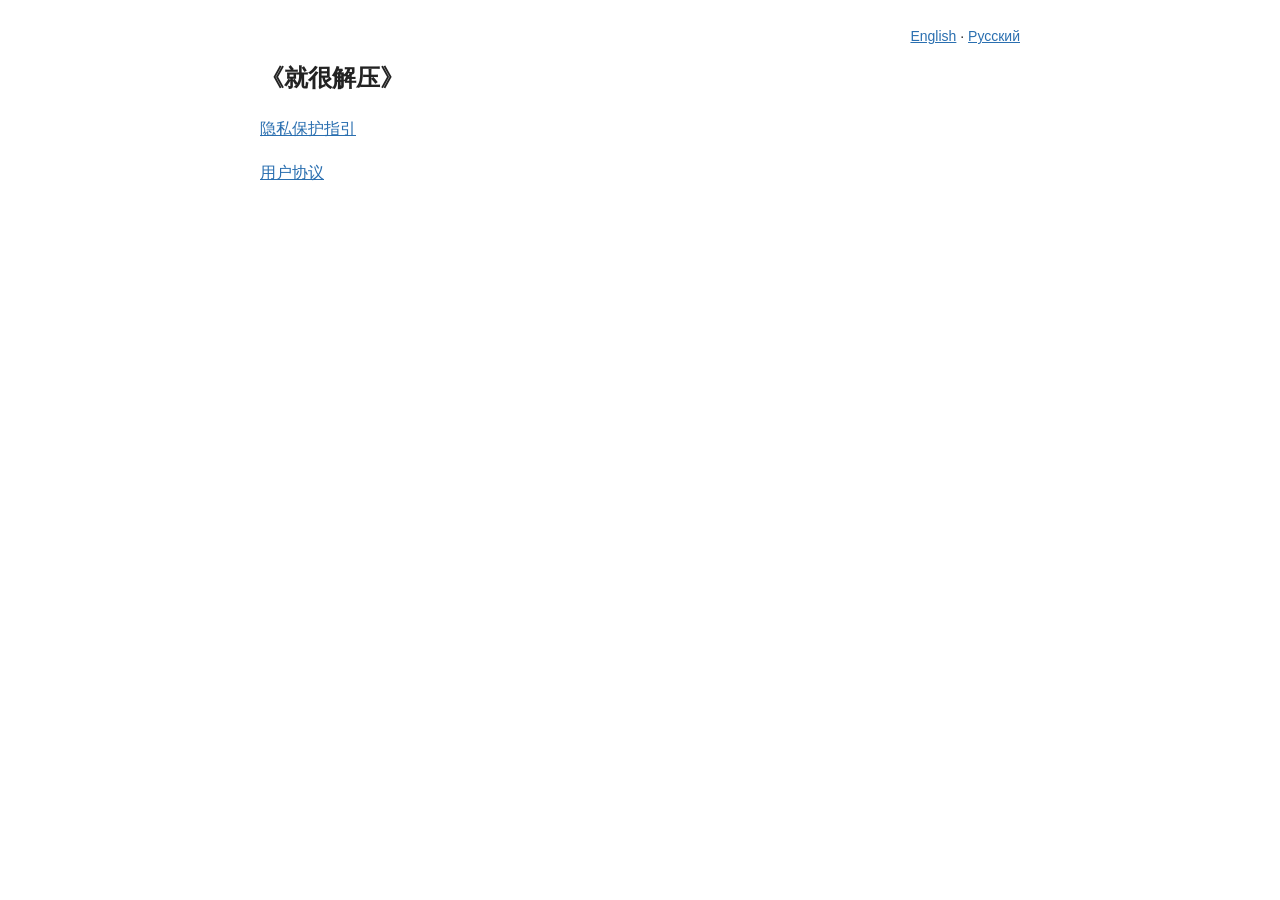
<file: index.html>
<!doctype html><html lang="zh-CN"><head><meta charset="utf-8"><meta name="viewport" content="width=device-width,initial-scale=1"><title>《就很解压》协议</title><link rel="stylesheet" href="style.css"></head><body><p class="lang"><a href="index_en.html">English</a> · <a href="index_ru.html">Русский</a></p><h1>《就很解压》</h1><p><a href="privacy.html">隐私保护指引</a></p><p><a href="terms.html">用户协议</a></p></body></html>
</file>
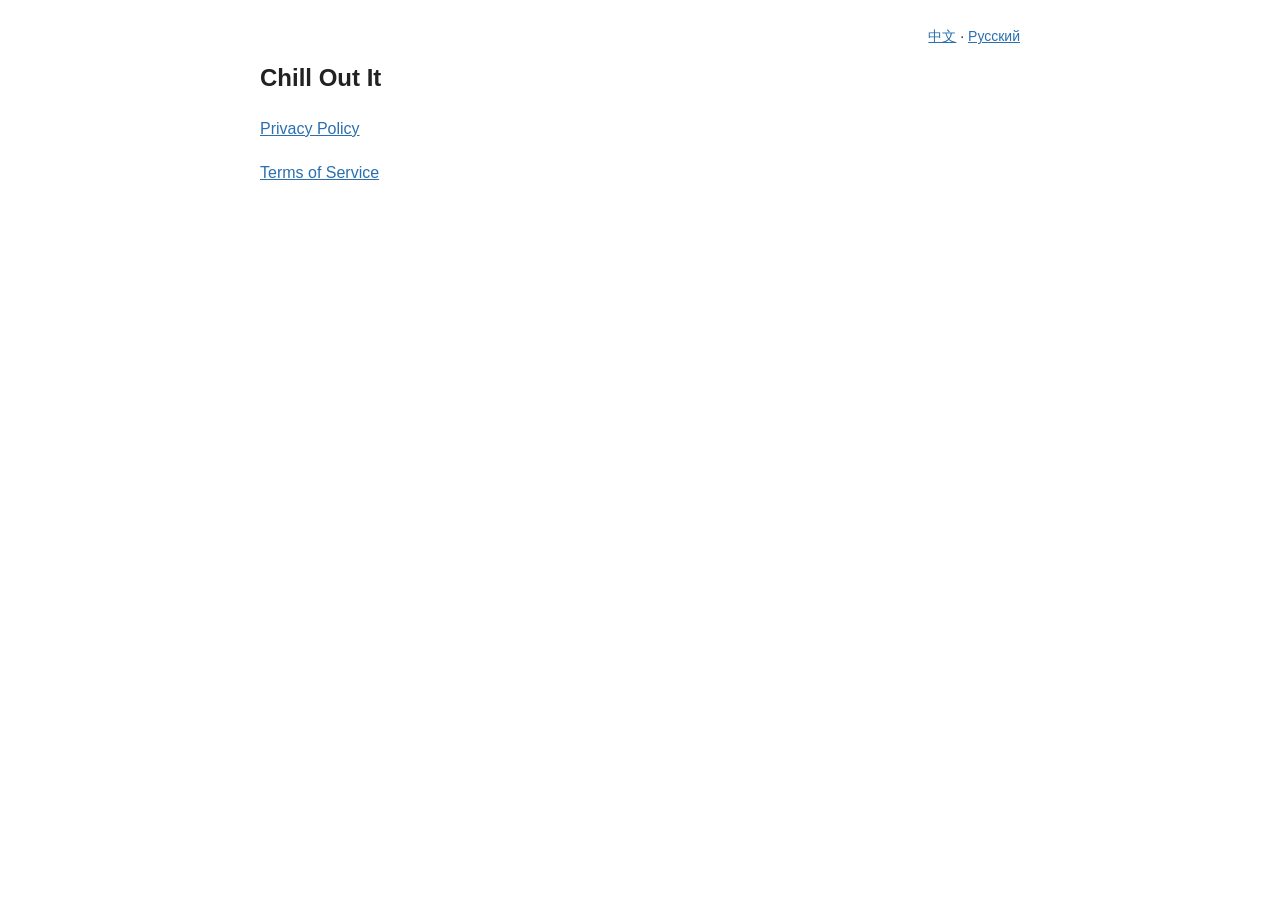
<file: index_en.html>
<!doctype html><html lang="en"><head><meta charset="utf-8"><meta name="viewport" content="width=device-width,initial-scale=1"><title>Chill Out It – Legal</title><link rel="stylesheet" href="style.css"></head><body><p class="lang"><a href="index.html">中文</a> · <a href="index_ru.html">Русский</a></p><h1>Chill Out It</h1><p><a href="privacy_en.html">Privacy Policy</a></p><p><a href="terms_en.html">Terms of Service</a></p></body></html>
</file>
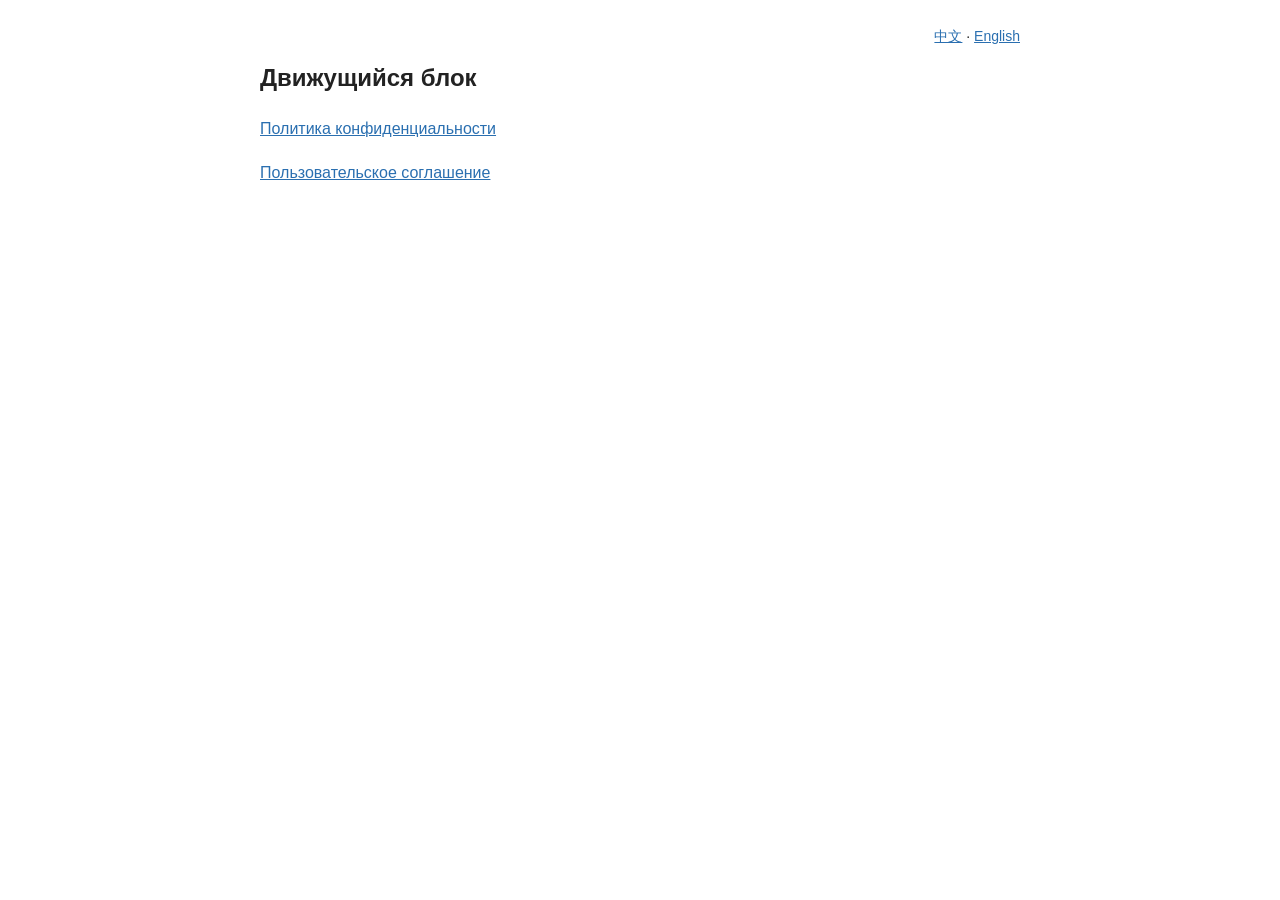
<file: index_ru.html>
<!doctype html><html lang="ru"><head><meta charset="utf-8"><meta name="viewport" content="width=device-width,initial-scale=1"><title>Движущийся блок – Правовая информация</title><link rel="stylesheet" href="style.css"></head><body><p class="lang"><a href="index.html">中文</a> · <a href="index_en.html">English</a></p><h1>Движущийся блок</h1><p><a href="privacy_ru.html">Политика конфиденциальности</a></p><p><a href="terms_ru.html">Пользовательское соглашение</a></p></body></html>
</file>
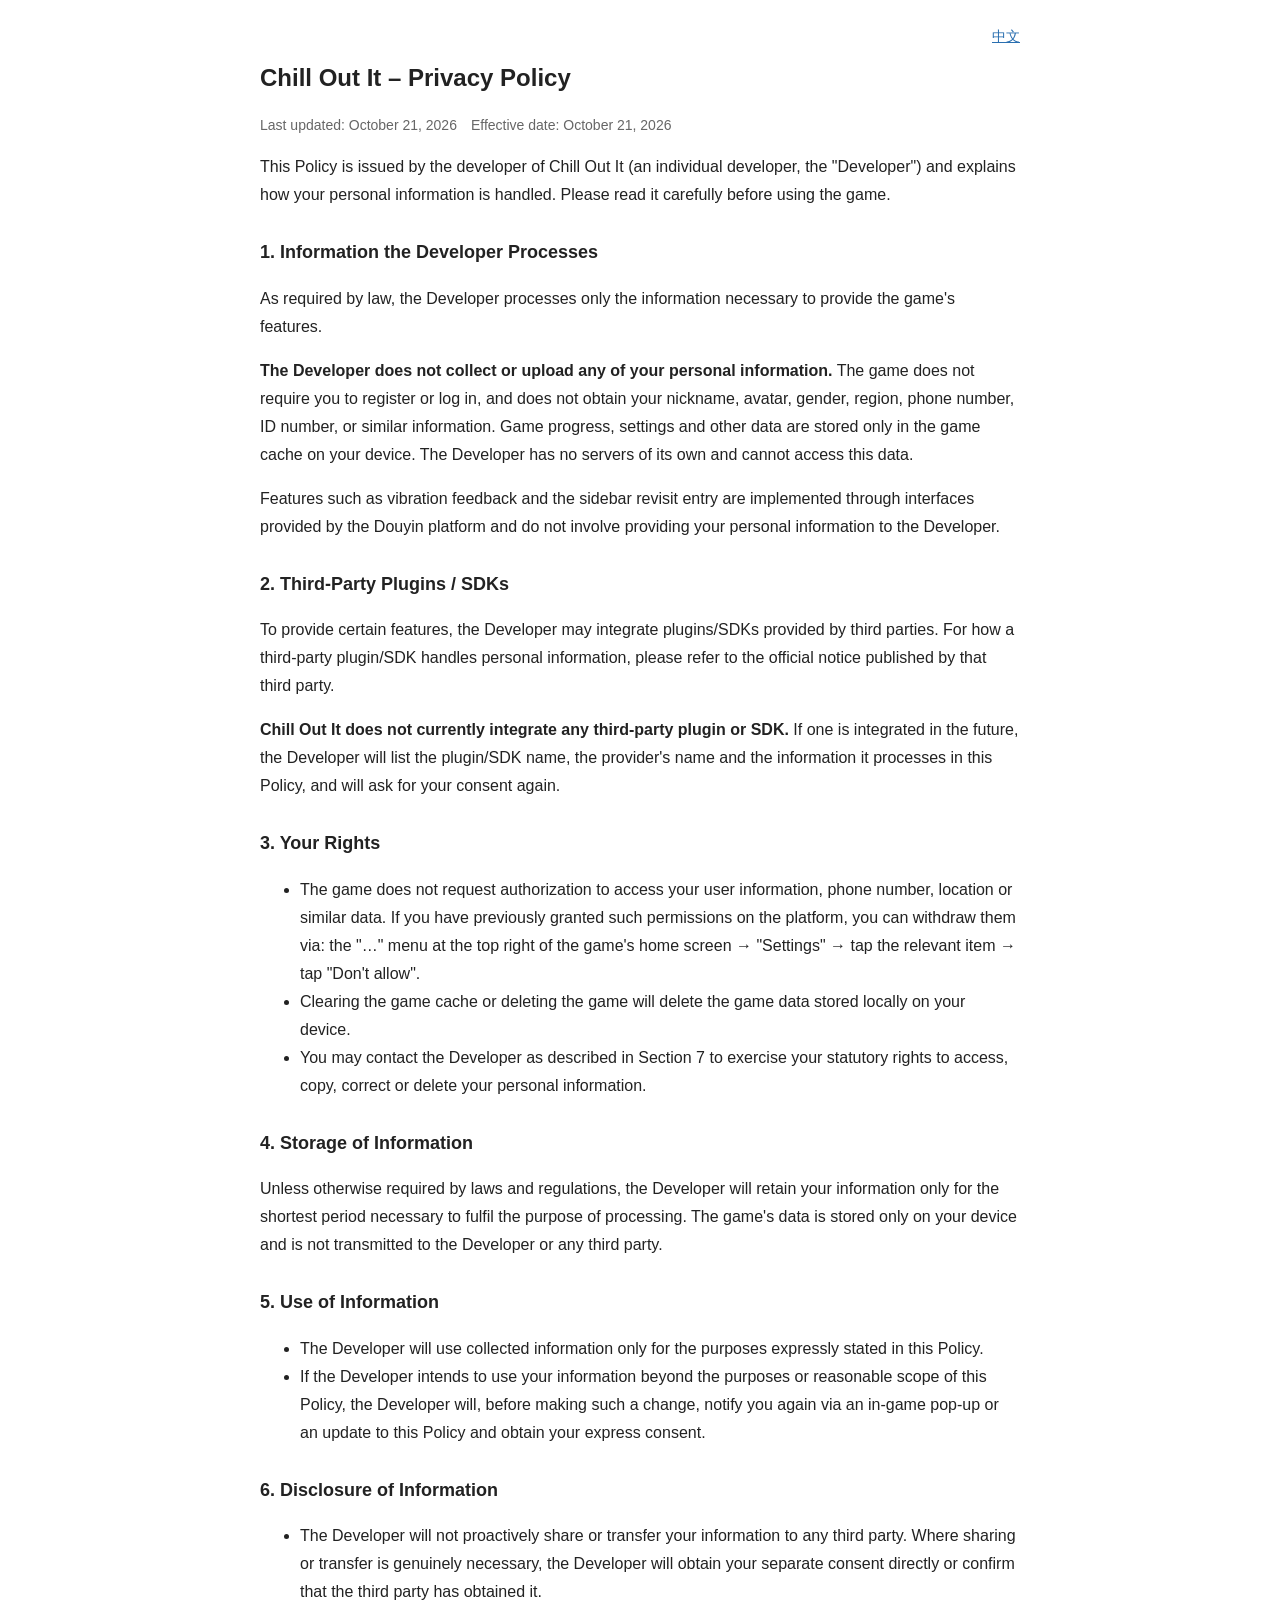
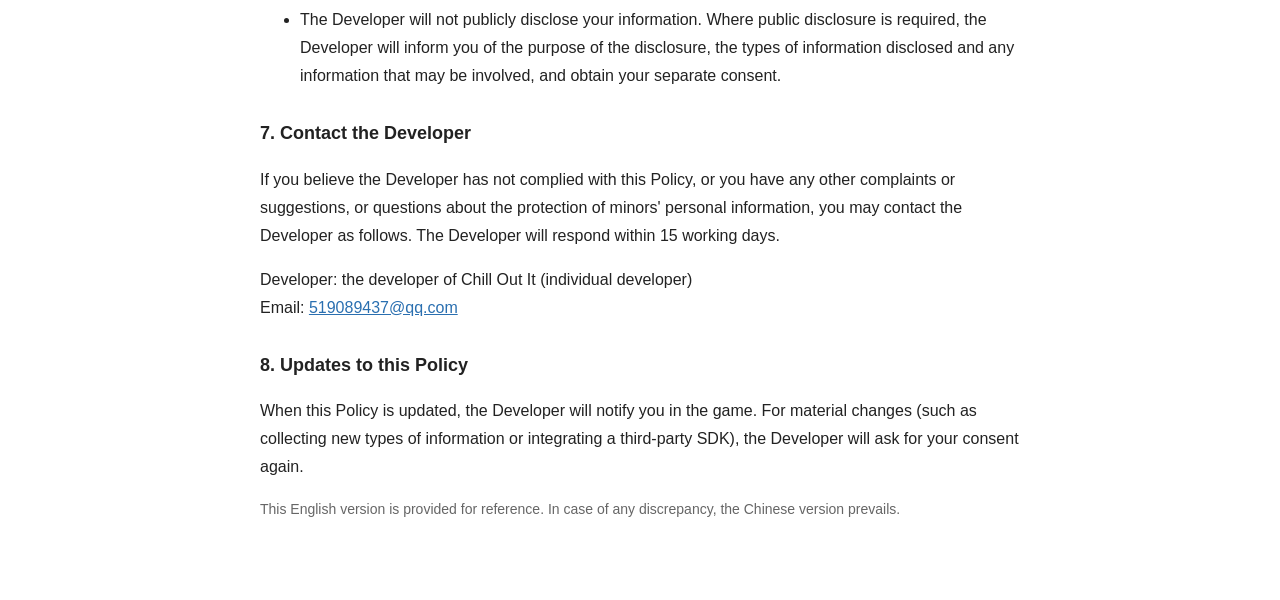
<file: privacy-en.html>
<!doctype html><html lang="en"><head><meta charset="utf-8"><meta name="viewport" content="width=device-width,initial-scale=1"><title>Chill Out It – Privacy Policy</title><link rel="stylesheet" href="style.css"></head><body>
<p class="lang"><a href="privacy.html">中文</a></p>
<h1>Chill Out It – Privacy Policy</h1>
<p class="meta">Last updated: October 21, 2026　Effective date: October 21, 2026</p>
<p>This Policy is issued by the developer of Chill Out It (an individual developer, the "Developer") and explains how your personal information is handled. Please read it carefully before using the game.</p>

<h2>1. Information the Developer Processes</h2>
<p>As required by law, the Developer processes only the information necessary to provide the game's features.</p>
<p><b>The Developer does not collect or upload any of your personal information.</b> The game does not require you to register or log in, and does not obtain your nickname, avatar, gender, region, phone number, ID number, or similar information. Game progress, settings and other data are stored only in the game cache on your device. The Developer has no servers of its own and cannot access this data.</p>
<p>Features such as vibration feedback and the sidebar revisit entry are implemented through interfaces provided by the Douyin platform and do not involve providing your personal information to the Developer.</p>

<h2>2. Third-Party Plugins / SDKs</h2>
<p>To provide certain features, the Developer may integrate plugins/SDKs provided by third parties. For how a third-party plugin/SDK handles personal information, please refer to the official notice published by that third party.</p>
<p><b>Chill Out It does not currently integrate any third-party plugin or SDK.</b> If one is integrated in the future, the Developer will list the plugin/SDK name, the provider's name and the information it processes in this Policy, and will ask for your consent again.</p>

<h2>3. Your Rights</h2>
<ul>
<li>The game does not request authorization to access your user information, phone number, location or similar data. If you have previously granted such permissions on the platform, you can withdraw them via: the "…" menu at the top right of the game's home screen → "Settings" → tap the relevant item → tap "Don't allow".</li>
<li>Clearing the game cache or deleting the game will delete the game data stored locally on your device.</li>
<li>You may contact the Developer as described in Section 7 to exercise your statutory rights to access, copy, correct or delete your personal information.</li>
</ul>

<h2>4. Storage of Information</h2>
<p>Unless otherwise required by laws and regulations, the Developer will retain your information only for the shortest period necessary to fulfil the purpose of processing. The game's data is stored only on your device and is not transmitted to the Developer or any third party.</p>

<h2>5. Use of Information</h2>
<ul>
<li>The Developer will use collected information only for the purposes expressly stated in this Policy.</li>
<li>If the Developer intends to use your information beyond the purposes or reasonable scope of this Policy, the Developer will, before making such a change, notify you again via an in-game pop-up or an update to this Policy and obtain your express consent.</li>
</ul>

<h2>6. Disclosure of Information</h2>
<ul>
<li>The Developer will not proactively share or transfer your information to any third party. Where sharing or transfer is genuinely necessary, the Developer will obtain your separate consent directly or confirm that the third party has obtained it.</li>
<li>The Developer will not publicly disclose your information. Where public disclosure is required, the Developer will inform you of the purpose of the disclosure, the types of information disclosed and any information that may be involved, and obtain your separate consent.</li>
</ul>

<h2>7. Contact the Developer</h2>
<p>If you believe the Developer has not complied with this Policy, or you have any other complaints or suggestions, or questions about the protection of minors' personal information, you may contact the Developer as follows. The Developer will respond within 15 working days.</p>
<p>Developer: the developer of Chill Out It (individual developer)<br>Email: <a href="mailto:519089437@qq.com">519089437@qq.com</a></p>

<h2>8. Updates to this Policy</h2>
<p>When this Policy is updated, the Developer will notify you in the game. For material changes (such as collecting new types of information or integrating a third-party SDK), the Developer will ask for your consent again.</p>
<p class="meta">This English version is provided for reference. In case of any discrepancy, the Chinese version prevails.</p>
</body></html>
</file>
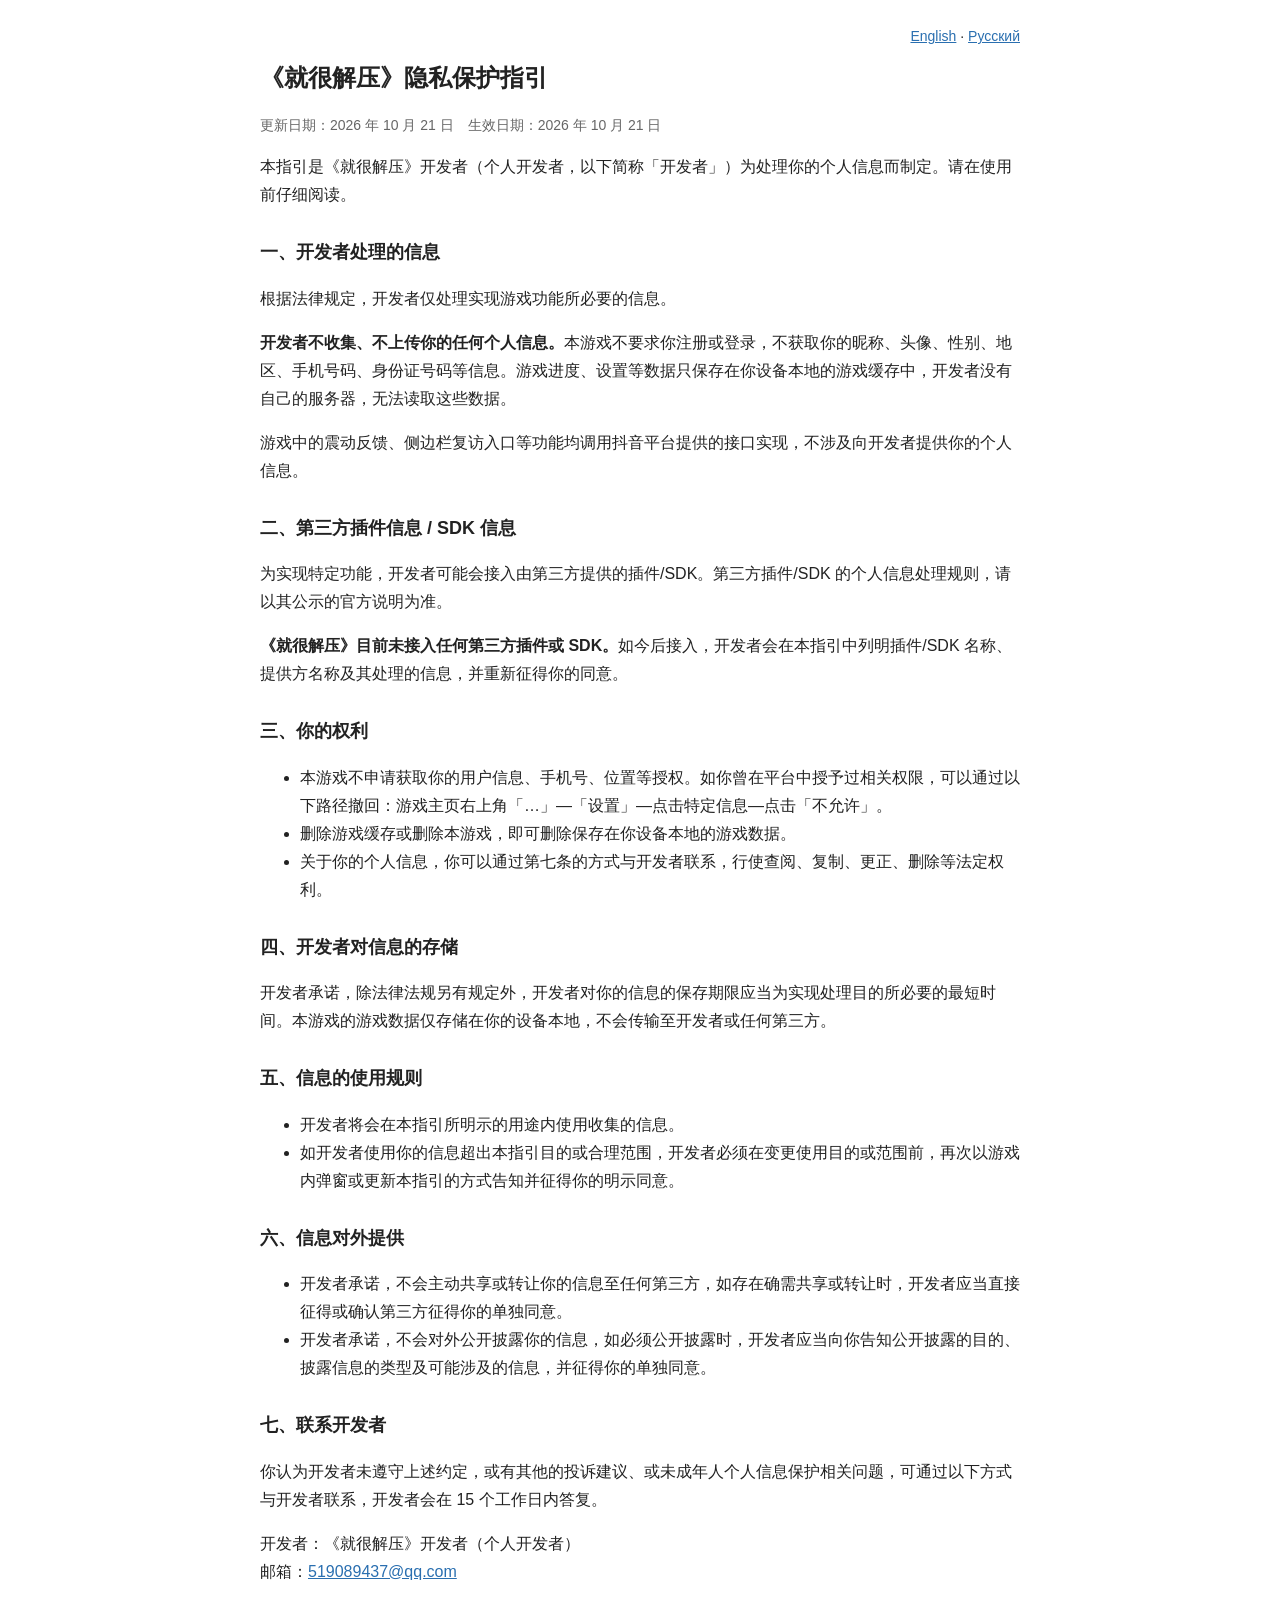
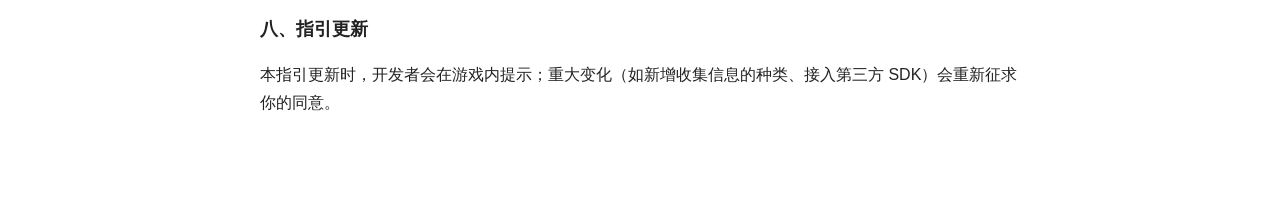
<file: privacy.html>
<!doctype html><html lang="zh-CN"><head><meta charset="utf-8"><meta name="viewport" content="width=device-width,initial-scale=1"><title>《就很解压》隐私保护指引</title><link rel="stylesheet" href="style.css"></head><body>
<p class="lang"><a href="privacy_en.html">English</a> · <a href="privacy_ru.html">Русский</a></p>
<h1>《就很解压》隐私保护指引</h1>
<p class="meta">更新日期：2026 年 10 月 21 日　生效日期：2026 年 10 月 21 日</p>
<p>本指引是《就很解压》开发者（个人开发者，以下简称「开发者」）为处理你的个人信息而制定。请在使用前仔细阅读。</p>

<h2>一、开发者处理的信息</h2>
<p>根据法律规定，开发者仅处理实现游戏功能所必要的信息。</p>
<p><b>开发者不收集、不上传你的任何个人信息。</b>本游戏不要求你注册或登录，不获取你的昵称、头像、性别、地区、手机号码、身份证号码等信息。游戏进度、设置等数据只保存在你设备本地的游戏缓存中，开发者没有自己的服务器，无法读取这些数据。</p>
<p>游戏中的震动反馈、侧边栏复访入口等功能均调用抖音平台提供的接口实现，不涉及向开发者提供你的个人信息。</p>

<h2>二、第三方插件信息 / SDK 信息</h2>
<p>为实现特定功能，开发者可能会接入由第三方提供的插件/SDK。第三方插件/SDK 的个人信息处理规则，请以其公示的官方说明为准。</p>
<p><b>《就很解压》目前未接入任何第三方插件或 SDK。</b>如今后接入，开发者会在本指引中列明插件/SDK 名称、提供方名称及其处理的信息，并重新征得你的同意。</p>

<h2>三、你的权利</h2>
<ul>
<li>本游戏不申请获取你的用户信息、手机号、位置等授权。如你曾在平台中授予过相关权限，可以通过以下路径撤回：游戏主页右上角「…」—「设置」—点击特定信息—点击「不允许」。</li>
<li>删除游戏缓存或删除本游戏，即可删除保存在你设备本地的游戏数据。</li>
<li>关于你的个人信息，你可以通过第七条的方式与开发者联系，行使查阅、复制、更正、删除等法定权利。</li>
</ul>

<h2>四、开发者对信息的存储</h2>
<p>开发者承诺，除法律法规另有规定外，开发者对你的信息的保存期限应当为实现处理目的所必要的最短时间。本游戏的游戏数据仅存储在你的设备本地，不会传输至开发者或任何第三方。</p>

<h2>五、信息的使用规则</h2>
<ul>
<li>开发者将会在本指引所明示的用途内使用收集的信息。</li>
<li>如开发者使用你的信息超出本指引目的或合理范围，开发者必须在变更使用目的或范围前，再次以游戏内弹窗或更新本指引的方式告知并征得你的明示同意。</li>
</ul>

<h2>六、信息对外提供</h2>
<ul>
<li>开发者承诺，不会主动共享或转让你的信息至任何第三方，如存在确需共享或转让时，开发者应当直接征得或确认第三方征得你的单独同意。</li>
<li>开发者承诺，不会对外公开披露你的信息，如必须公开披露时，开发者应当向你告知公开披露的目的、披露信息的类型及可能涉及的信息，并征得你的单独同意。</li>
</ul>

<h2>七、联系开发者</h2>
<p>你认为开发者未遵守上述约定，或有其他的投诉建议、或未成年人个人信息保护相关问题，可通过以下方式与开发者联系，开发者会在 15 个工作日内答复。</p>
<p>开发者：《就很解压》开发者（个人开发者）<br>邮箱：<a href="mailto:519089437@qq.com">519089437@qq.com</a></p>

<h2>八、指引更新</h2>
<p>本指引更新时，开发者会在游戏内提示；重大变化（如新增收集信息的种类、接入第三方 SDK）会重新征求你的同意。</p>
</body></html>
</file>
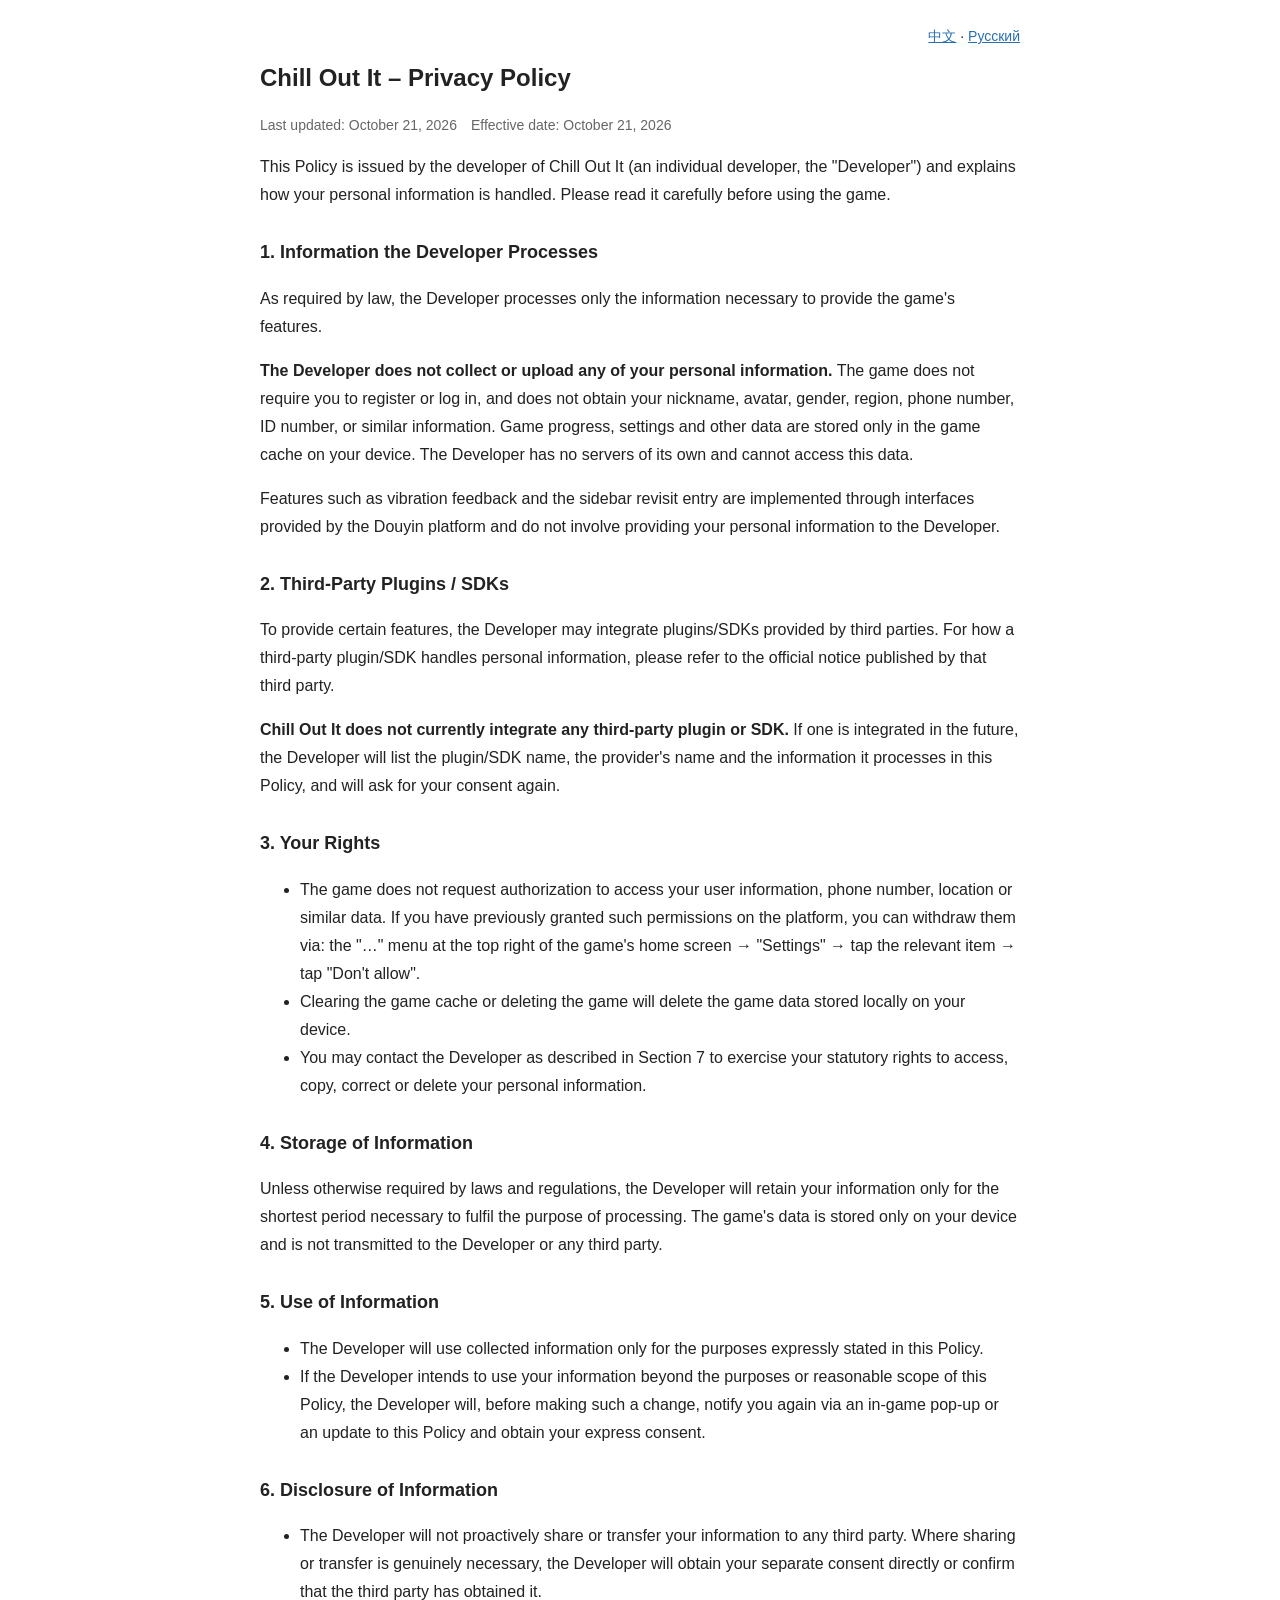
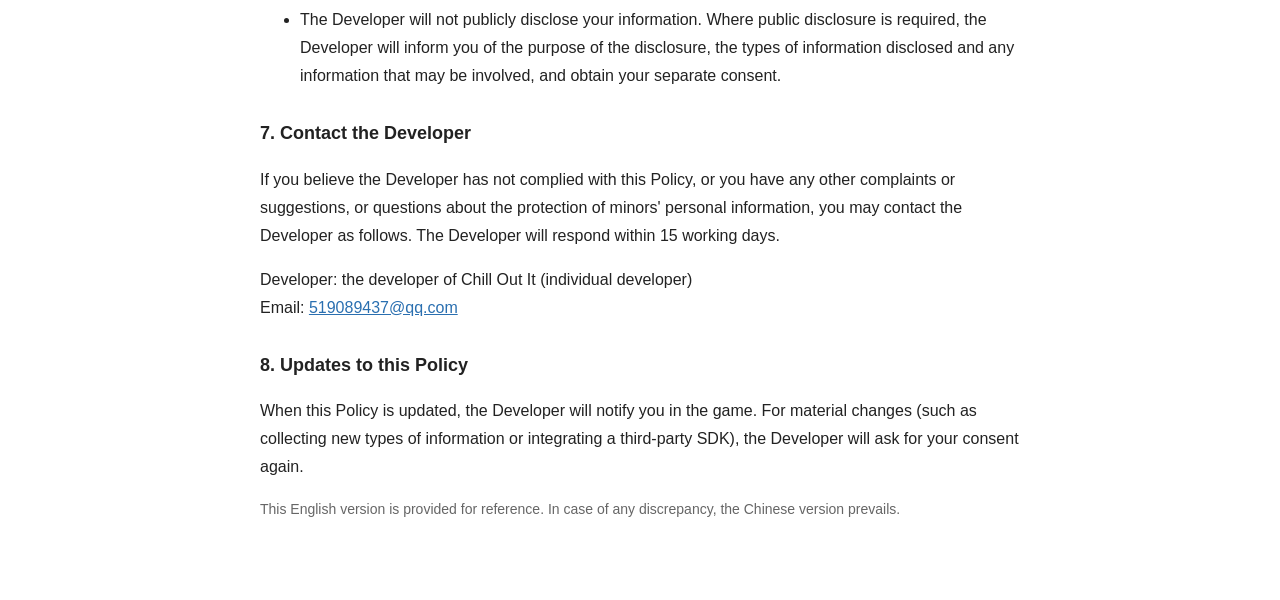
<file: privacy_en.html>
<!doctype html><html lang="en"><head><meta charset="utf-8"><meta name="viewport" content="width=device-width,initial-scale=1"><title>Chill Out It – Privacy Policy</title><link rel="stylesheet" href="style.css"></head><body>
<p class="lang"><a href="privacy.html">中文</a> · <a href="privacy_ru.html">Русский</a></p>
<h1>Chill Out It – Privacy Policy</h1>
<p class="meta">Last updated: October 21, 2026　Effective date: October 21, 2026</p>
<p>This Policy is issued by the developer of Chill Out It (an individual developer, the "Developer") and explains how your personal information is handled. Please read it carefully before using the game.</p>

<h2>1. Information the Developer Processes</h2>
<p>As required by law, the Developer processes only the information necessary to provide the game's features.</p>
<p><b>The Developer does not collect or upload any of your personal information.</b> The game does not require you to register or log in, and does not obtain your nickname, avatar, gender, region, phone number, ID number, or similar information. Game progress, settings and other data are stored only in the game cache on your device. The Developer has no servers of its own and cannot access this data.</p>
<p>Features such as vibration feedback and the sidebar revisit entry are implemented through interfaces provided by the Douyin platform and do not involve providing your personal information to the Developer.</p>

<h2>2. Third-Party Plugins / SDKs</h2>
<p>To provide certain features, the Developer may integrate plugins/SDKs provided by third parties. For how a third-party plugin/SDK handles personal information, please refer to the official notice published by that third party.</p>
<p><b>Chill Out It does not currently integrate any third-party plugin or SDK.</b> If one is integrated in the future, the Developer will list the plugin/SDK name, the provider's name and the information it processes in this Policy, and will ask for your consent again.</p>

<h2>3. Your Rights</h2>
<ul>
<li>The game does not request authorization to access your user information, phone number, location or similar data. If you have previously granted such permissions on the platform, you can withdraw them via: the "…" menu at the top right of the game's home screen → "Settings" → tap the relevant item → tap "Don't allow".</li>
<li>Clearing the game cache or deleting the game will delete the game data stored locally on your device.</li>
<li>You may contact the Developer as described in Section 7 to exercise your statutory rights to access, copy, correct or delete your personal information.</li>
</ul>

<h2>4. Storage of Information</h2>
<p>Unless otherwise required by laws and regulations, the Developer will retain your information only for the shortest period necessary to fulfil the purpose of processing. The game's data is stored only on your device and is not transmitted to the Developer or any third party.</p>

<h2>5. Use of Information</h2>
<ul>
<li>The Developer will use collected information only for the purposes expressly stated in this Policy.</li>
<li>If the Developer intends to use your information beyond the purposes or reasonable scope of this Policy, the Developer will, before making such a change, notify you again via an in-game pop-up or an update to this Policy and obtain your express consent.</li>
</ul>

<h2>6. Disclosure of Information</h2>
<ul>
<li>The Developer will not proactively share or transfer your information to any third party. Where sharing or transfer is genuinely necessary, the Developer will obtain your separate consent directly or confirm that the third party has obtained it.</li>
<li>The Developer will not publicly disclose your information. Where public disclosure is required, the Developer will inform you of the purpose of the disclosure, the types of information disclosed and any information that may be involved, and obtain your separate consent.</li>
</ul>

<h2>7. Contact the Developer</h2>
<p>If you believe the Developer has not complied with this Policy, or you have any other complaints or suggestions, or questions about the protection of minors' personal information, you may contact the Developer as follows. The Developer will respond within 15 working days.</p>
<p>Developer: the developer of Chill Out It (individual developer)<br>Email: <a href="mailto:519089437@qq.com">519089437@qq.com</a></p>

<h2>8. Updates to this Policy</h2>
<p>When this Policy is updated, the Developer will notify you in the game. For material changes (such as collecting new types of information or integrating a third-party SDK), the Developer will ask for your consent again.</p>
<p class="meta">This English version is provided for reference. In case of any discrepancy, the Chinese version prevails.</p>
</body></html>
</file>
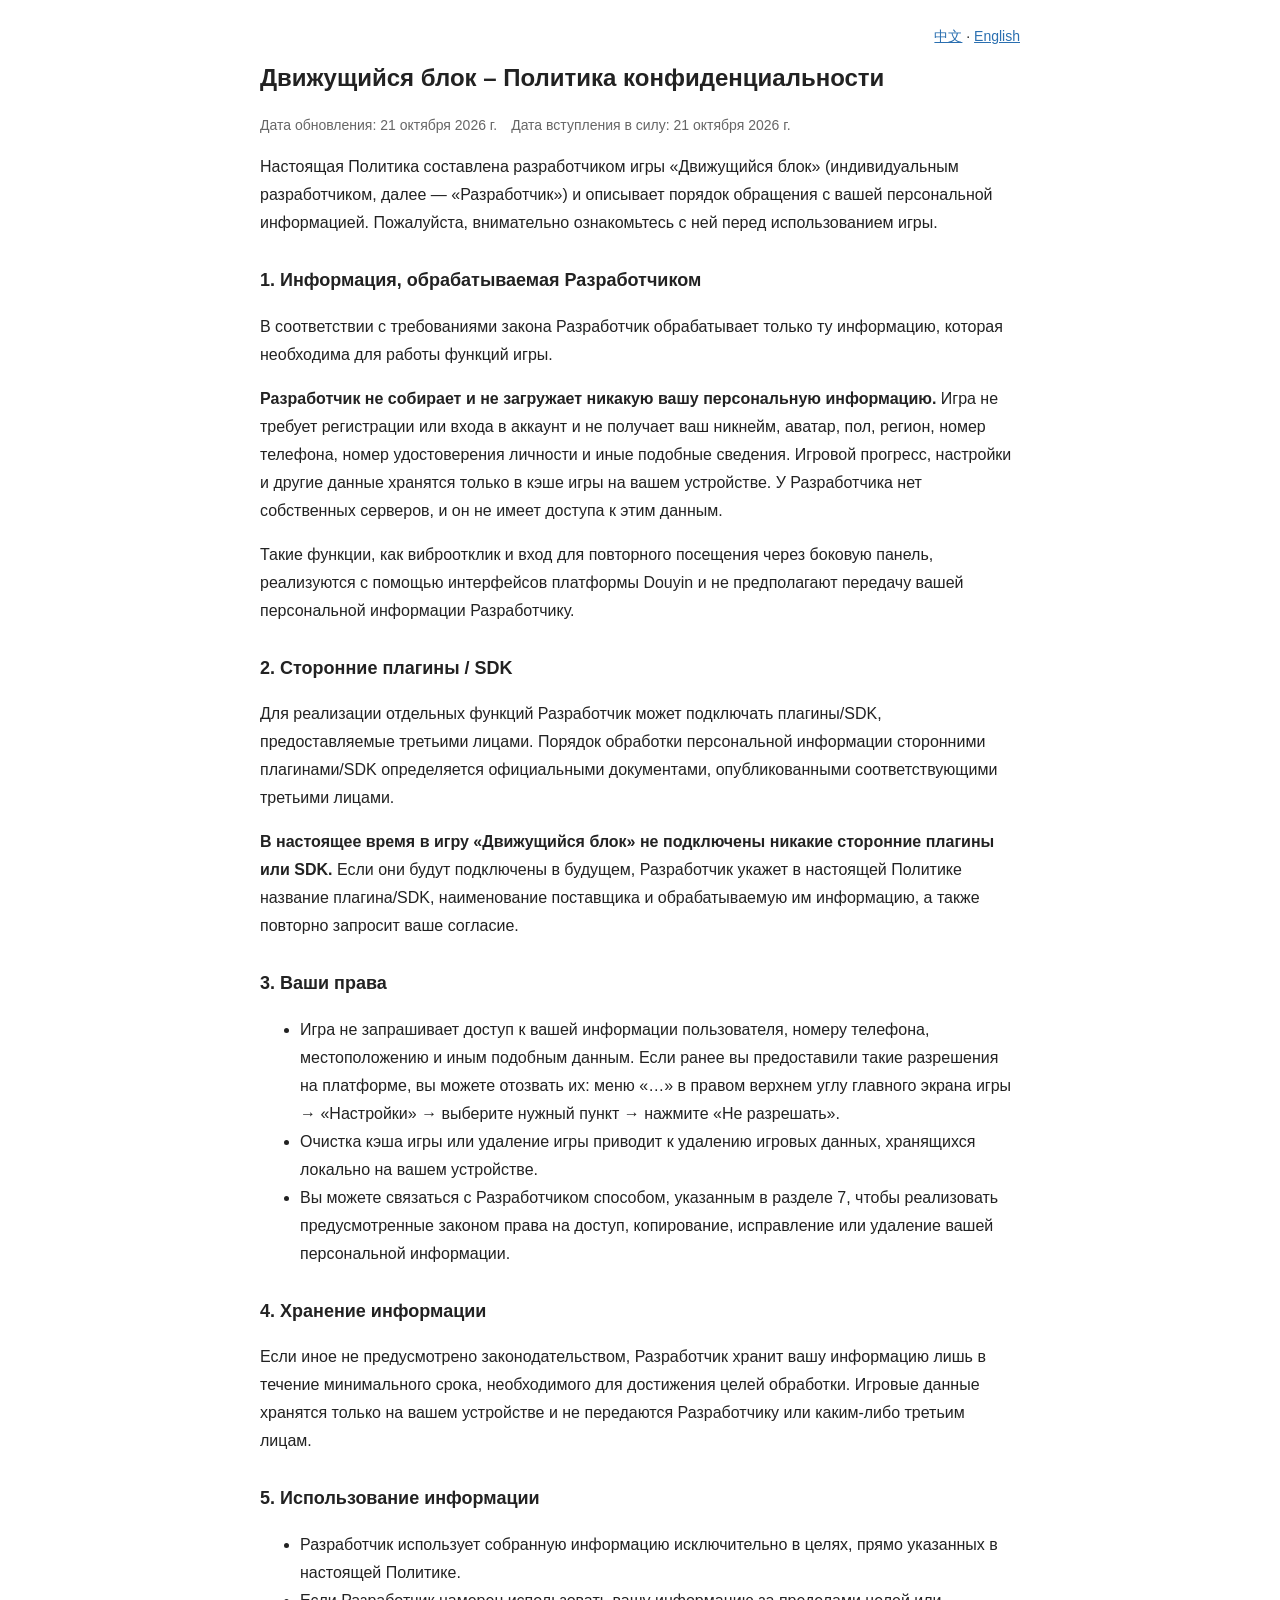
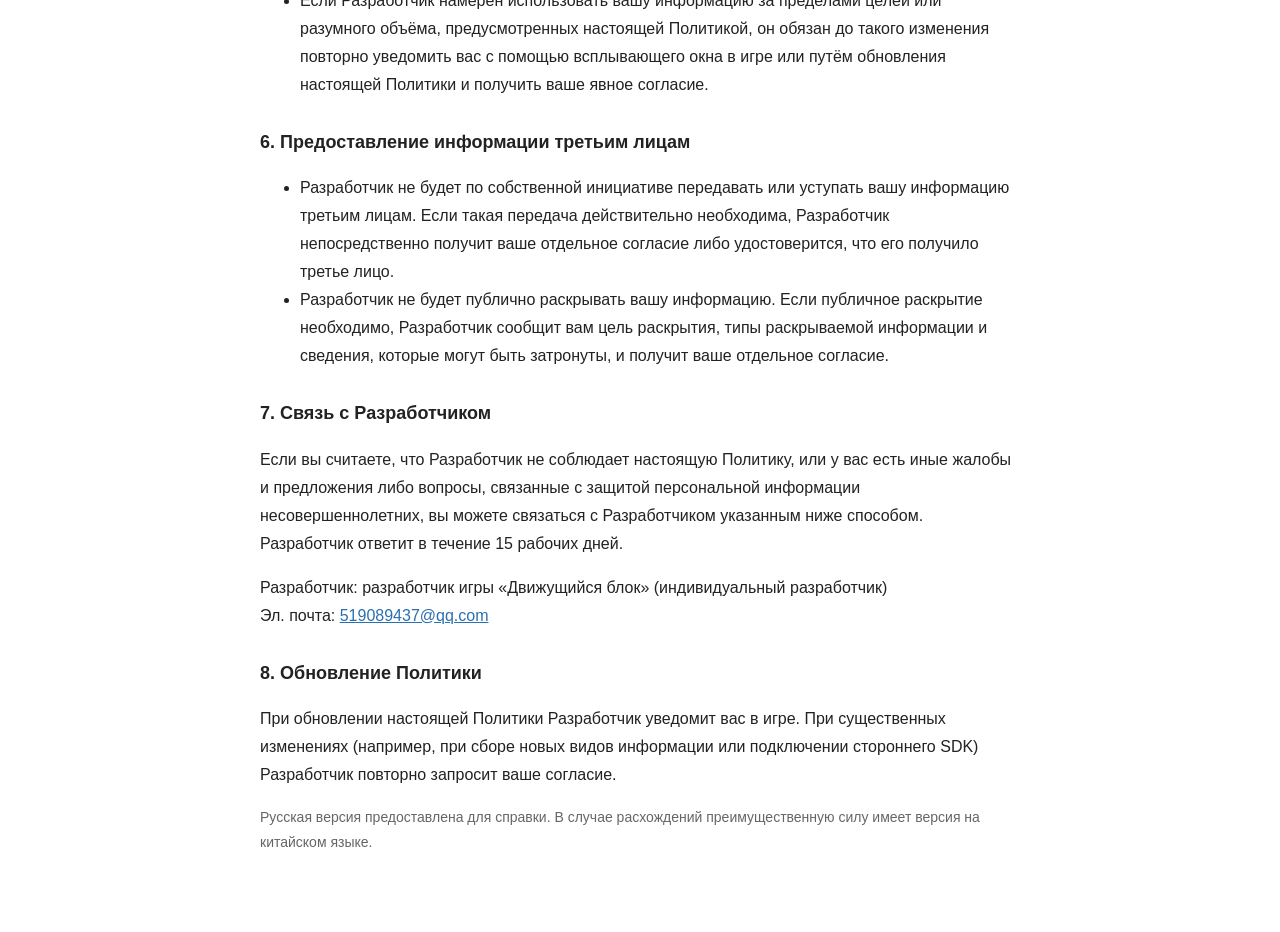
<file: privacy_ru.html>
<!doctype html><html lang="ru"><head><meta charset="utf-8"><meta name="viewport" content="width=device-width,initial-scale=1"><title>Движущийся блок – Политика конфиденциальности</title><link rel="stylesheet" href="style.css"></head><body>
<p class="lang"><a href="privacy.html">中文</a> · <a href="privacy_en.html">English</a></p>
<h1>Движущийся блок – Политика конфиденциальности</h1>
<p class="meta">Дата обновления: 21 октября 2026 г.　Дата вступления в силу: 21 октября 2026 г.</p>
<p>Настоящая Политика составлена разработчиком игры «Движущийся блок» (индивидуальным разработчиком, далее — «Разработчик») и описывает порядок обращения с вашей персональной информацией. Пожалуйста, внимательно ознакомьтесь с ней перед использованием игры.</p>

<h2>1. Информация, обрабатываемая Разработчиком</h2>
<p>В соответствии с требованиями закона Разработчик обрабатывает только ту информацию, которая необходима для работы функций игры.</p>
<p><b>Разработчик не собирает и не загружает никакую вашу персональную информацию.</b> Игра не требует регистрации или входа в аккаунт и не получает ваш никнейм, аватар, пол, регион, номер телефона, номер удостоверения личности и иные подобные сведения. Игровой прогресс, настройки и другие данные хранятся только в кэше игры на вашем устройстве. У Разработчика нет собственных серверов, и он не имеет доступа к этим данным.</p>
<p>Такие функции, как виброотклик и вход для повторного посещения через боковую панель, реализуются с помощью интерфейсов платформы Douyin и не предполагают передачу вашей персональной информации Разработчику.</p>

<h2>2. Сторонние плагины / SDK</h2>
<p>Для реализации отдельных функций Разработчик может подключать плагины/SDK, предоставляемые третьими лицами. Порядок обработки персональной информации сторонними плагинами/SDK определяется официальными документами, опубликованными соответствующими третьими лицами.</p>
<p><b>В настоящее время в игру «Движущийся блок» не подключены никакие сторонние плагины или SDK.</b> Если они будут подключены в будущем, Разработчик укажет в настоящей Политике название плагина/SDK, наименование поставщика и обрабатываемую им информацию, а также повторно запросит ваше согласие.</p>

<h2>3. Ваши права</h2>
<ul>
<li>Игра не запрашивает доступ к вашей информации пользователя, номеру телефона, местоположению и иным подобным данным. Если ранее вы предоставили такие разрешения на платформе, вы можете отозвать их: меню «…» в правом верхнем углу главного экрана игры → «Настройки» → выберите нужный пункт → нажмите «Не разрешать».</li>
<li>Очистка кэша игры или удаление игры приводит к удалению игровых данных, хранящихся локально на вашем устройстве.</li>
<li>Вы можете связаться с Разработчиком способом, указанным в разделе 7, чтобы реализовать предусмотренные законом права на доступ, копирование, исправление или удаление вашей персональной информации.</li>
</ul>

<h2>4. Хранение информации</h2>
<p>Если иное не предусмотрено законодательством, Разработчик хранит вашу информацию лишь в течение минимального срока, необходимого для достижения целей обработки. Игровые данные хранятся только на вашем устройстве и не передаются Разработчику или каким-либо третьим лицам.</p>

<h2>5. Использование информации</h2>
<ul>
<li>Разработчик использует собранную информацию исключительно в целях, прямо указанных в настоящей Политике.</li>
<li>Если Разработчик намерен использовать вашу информацию за пределами целей или разумного объёма, предусмотренных настоящей Политикой, он обязан до такого изменения повторно уведомить вас с помощью всплывающего окна в игре или путём обновления настоящей Политики и получить ваше явное согласие.</li>
</ul>

<h2>6. Предоставление информации третьим лицам</h2>
<ul>
<li>Разработчик не будет по собственной инициативе передавать или уступать вашу информацию третьим лицам. Если такая передача действительно необходима, Разработчик непосредственно получит ваше отдельное согласие либо удостоверится, что его получило третье лицо.</li>
<li>Разработчик не будет публично раскрывать вашу информацию. Если публичное раскрытие необходимо, Разработчик сообщит вам цель раскрытия, типы раскрываемой информации и сведения, которые могут быть затронуты, и получит ваше отдельное согласие.</li>
</ul>

<h2>7. Связь с Разработчиком</h2>
<p>Если вы считаете, что Разработчик не соблюдает настоящую Политику, или у вас есть иные жалобы и предложения либо вопросы, связанные с защитой персональной информации несовершеннолетних, вы можете связаться с Разработчиком указанным ниже способом. Разработчик ответит в течение 15 рабочих дней.</p>
<p>Разработчик: разработчик игры «Движущийся блок» (индивидуальный разработчик)<br>Эл. почта: <a href="mailto:519089437@qq.com">519089437@qq.com</a></p>

<h2>8. Обновление Политики</h2>
<p>При обновлении настоящей Политики Разработчик уведомит вас в игре. При существенных изменениях (например, при сборе новых видов информации или подключении стороннего SDK) Разработчик повторно запросит ваше согласие.</p>
<p class="meta">Русская версия предоставлена для справки. В случае расхождений преимущественную силу имеет версия на китайском языке.</p>
</body></html>
</file>
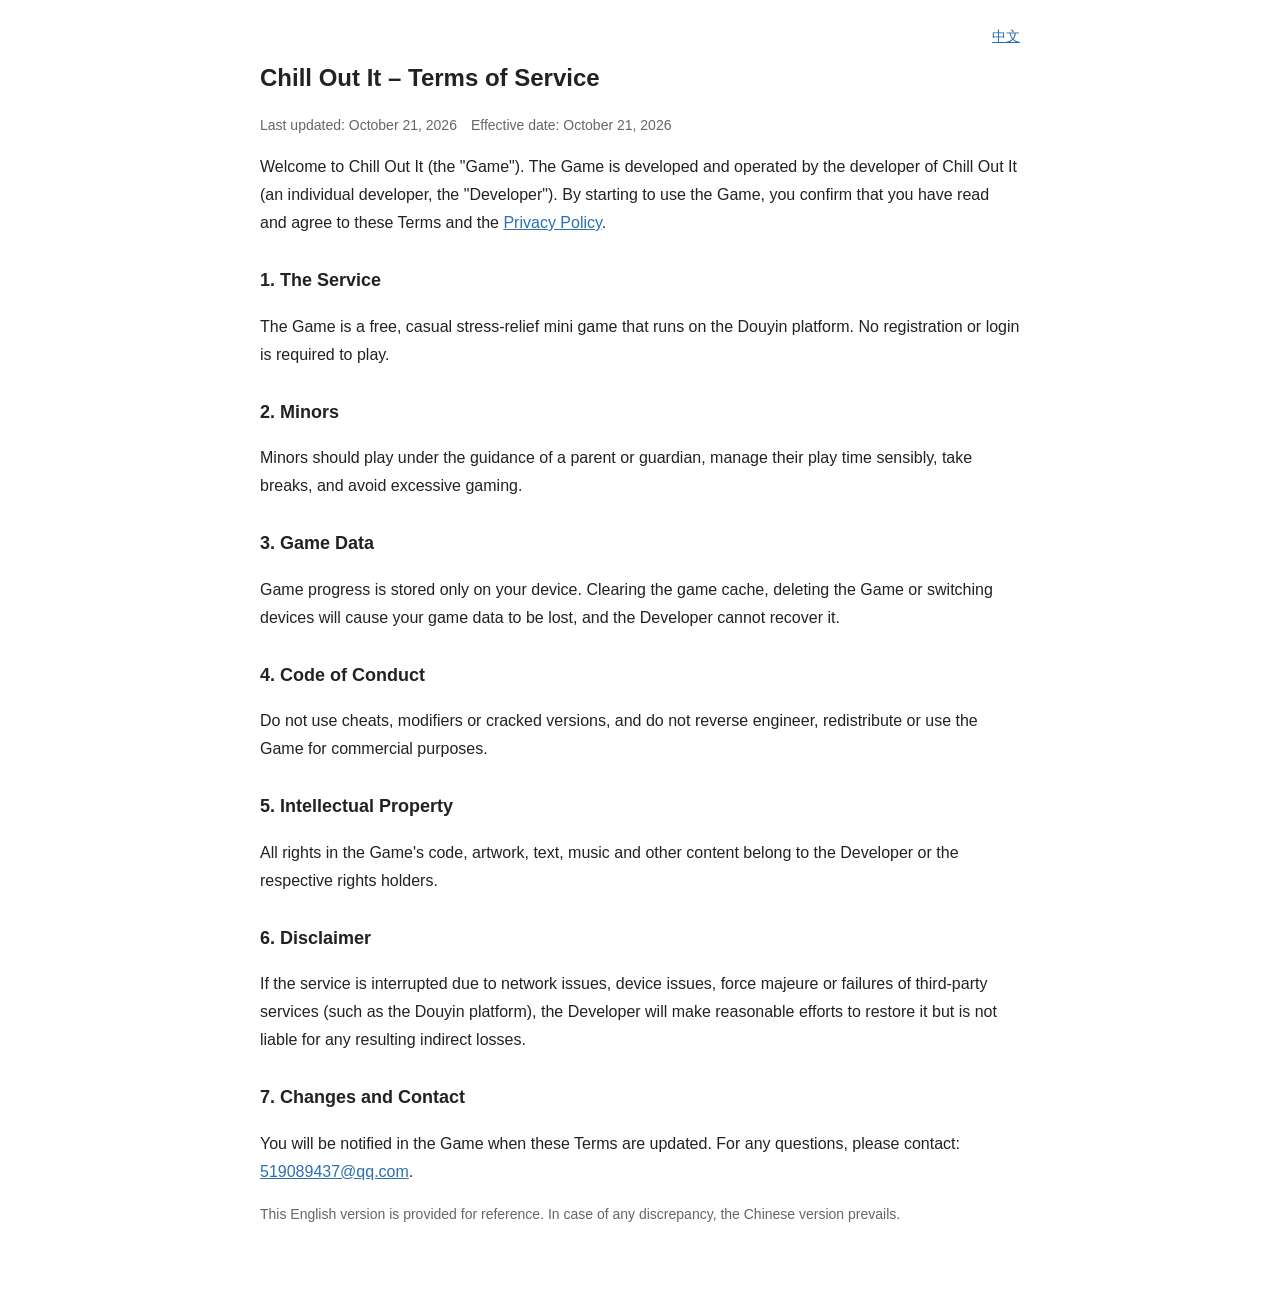
<file: terms-en.html>
<!doctype html><html lang="en"><head><meta charset="utf-8"><meta name="viewport" content="width=device-width,initial-scale=1"><title>Chill Out It – Terms of Service</title><link rel="stylesheet" href="style.css"></head><body>
<p class="lang"><a href="terms.html">中文</a></p>
<h1>Chill Out It – Terms of Service</h1>
<p class="meta">Last updated: October 21, 2026　Effective date: October 21, 2026</p>
<p>Welcome to Chill Out It (the "Game"). The Game is developed and operated by the developer of Chill Out It (an individual developer, the "Developer"). By starting to use the Game, you confirm that you have read and agree to these Terms and the <a href="privacy-en.html">Privacy Policy</a>.</p>
<h2>1. The Service</h2>
<p>The Game is a free, casual stress-relief mini game that runs on the Douyin platform. No registration or login is required to play.</p>
<h2>2. Minors</h2>
<p>Minors should play under the guidance of a parent or guardian, manage their play time sensibly, take breaks, and avoid excessive gaming.</p>
<h2>3. Game Data</h2>
<p>Game progress is stored only on your device. Clearing the game cache, deleting the Game or switching devices will cause your game data to be lost, and the Developer cannot recover it.</p>
<h2>4. Code of Conduct</h2>
<p>Do not use cheats, modifiers or cracked versions, and do not reverse engineer, redistribute or use the Game for commercial purposes.</p>
<h2>5. Intellectual Property</h2>
<p>All rights in the Game's code, artwork, text, music and other content belong to the Developer or the respective rights holders.</p>
<h2>6. Disclaimer</h2>
<p>If the service is interrupted due to network issues, device issues, force majeure or failures of third-party services (such as the Douyin platform), the Developer will make reasonable efforts to restore it but is not liable for any resulting indirect losses.</p>
<h2>7. Changes and Contact</h2>
<p>You will be notified in the Game when these Terms are updated. For any questions, please contact: <a href="mailto:519089437@qq.com">519089437@qq.com</a>.</p>
<p class="meta">This English version is provided for reference. In case of any discrepancy, the Chinese version prevails.</p>
</body></html>
</file>
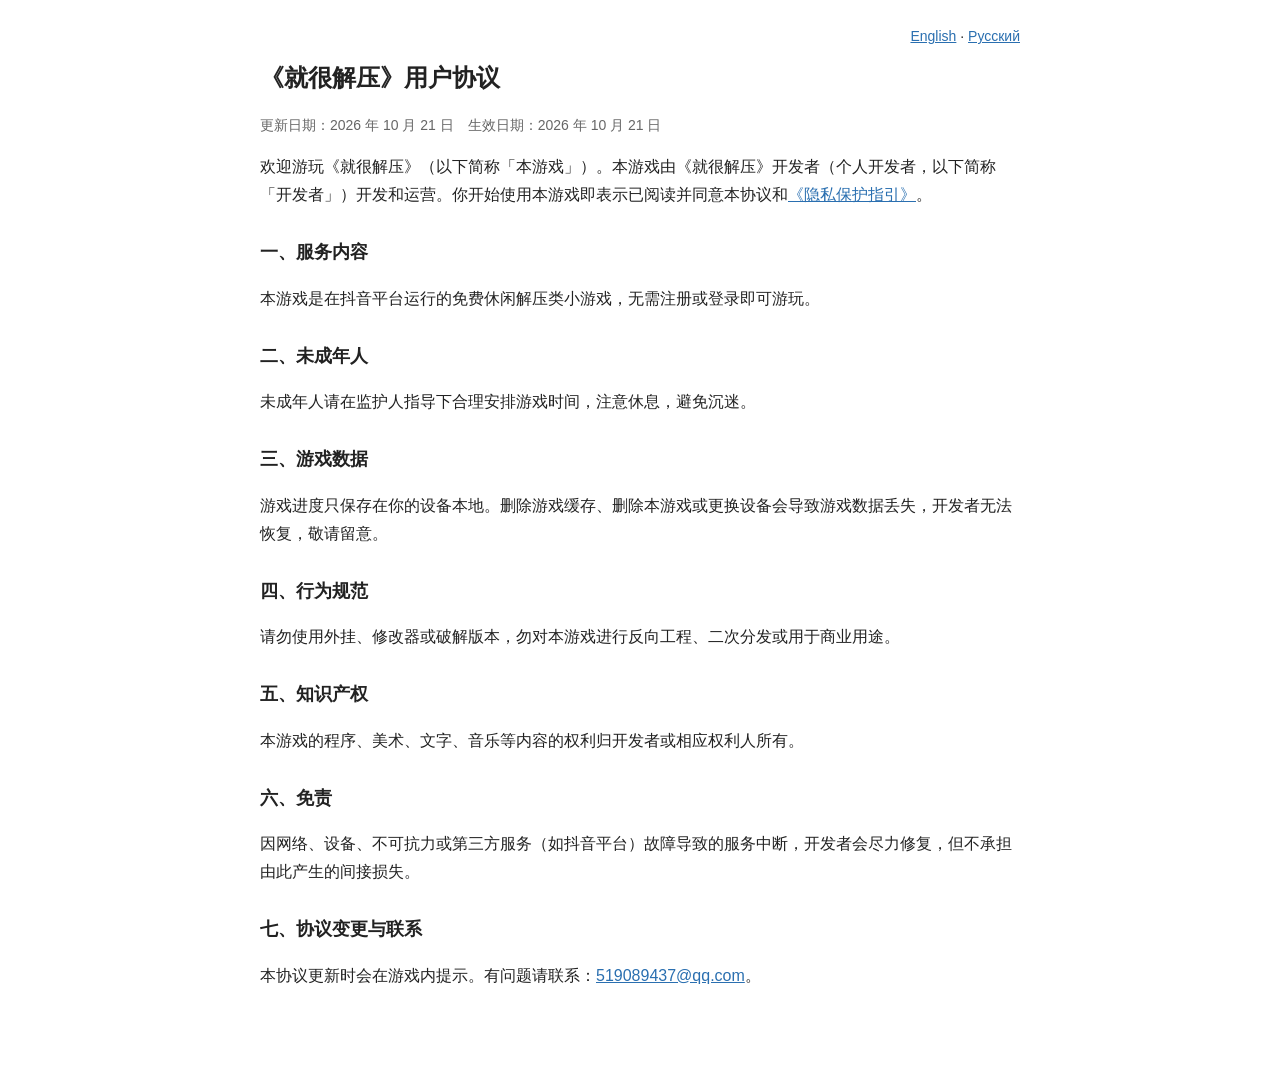
<file: terms.html>
<!doctype html><html lang="zh-CN"><head><meta charset="utf-8"><meta name="viewport" content="width=device-width,initial-scale=1"><title>《就很解压》用户协议</title><link rel="stylesheet" href="style.css"></head><body>
<p class="lang"><a href="terms_en.html">English</a> · <a href="terms_ru.html">Русский</a></p>
<h1>《就很解压》用户协议</h1>
<p class="meta">更新日期：2026 年 10 月 21 日　生效日期：2026 年 10 月 21 日</p>
<p>欢迎游玩《就很解压》（以下简称「本游戏」）。本游戏由《就很解压》开发者（个人开发者，以下简称「开发者」）开发和运营。你开始使用本游戏即表示已阅读并同意本协议和<a href="privacy.html">《隐私保护指引》</a>。</p>
<h2>一、服务内容</h2>
<p>本游戏是在抖音平台运行的免费休闲解压类小游戏，无需注册或登录即可游玩。</p>
<h2>二、未成年人</h2>
<p>未成年人请在监护人指导下合理安排游戏时间，注意休息，避免沉迷。</p>
<h2>三、游戏数据</h2>
<p>游戏进度只保存在你的设备本地。删除游戏缓存、删除本游戏或更换设备会导致游戏数据丢失，开发者无法恢复，敬请留意。</p>
<h2>四、行为规范</h2>
<p>请勿使用外挂、修改器或破解版本，勿对本游戏进行反向工程、二次分发或用于商业用途。</p>
<h2>五、知识产权</h2>
<p>本游戏的程序、美术、文字、音乐等内容的权利归开发者或相应权利人所有。</p>
<h2>六、免责</h2>
<p>因网络、设备、不可抗力或第三方服务（如抖音平台）故障导致的服务中断，开发者会尽力修复，但不承担由此产生的间接损失。</p>
<h2>七、协议变更与联系</h2>
<p>本协议更新时会在游戏内提示。有问题请联系：<a href="mailto:519089437@qq.com">519089437@qq.com</a>。</p>
</body></html>
</file>
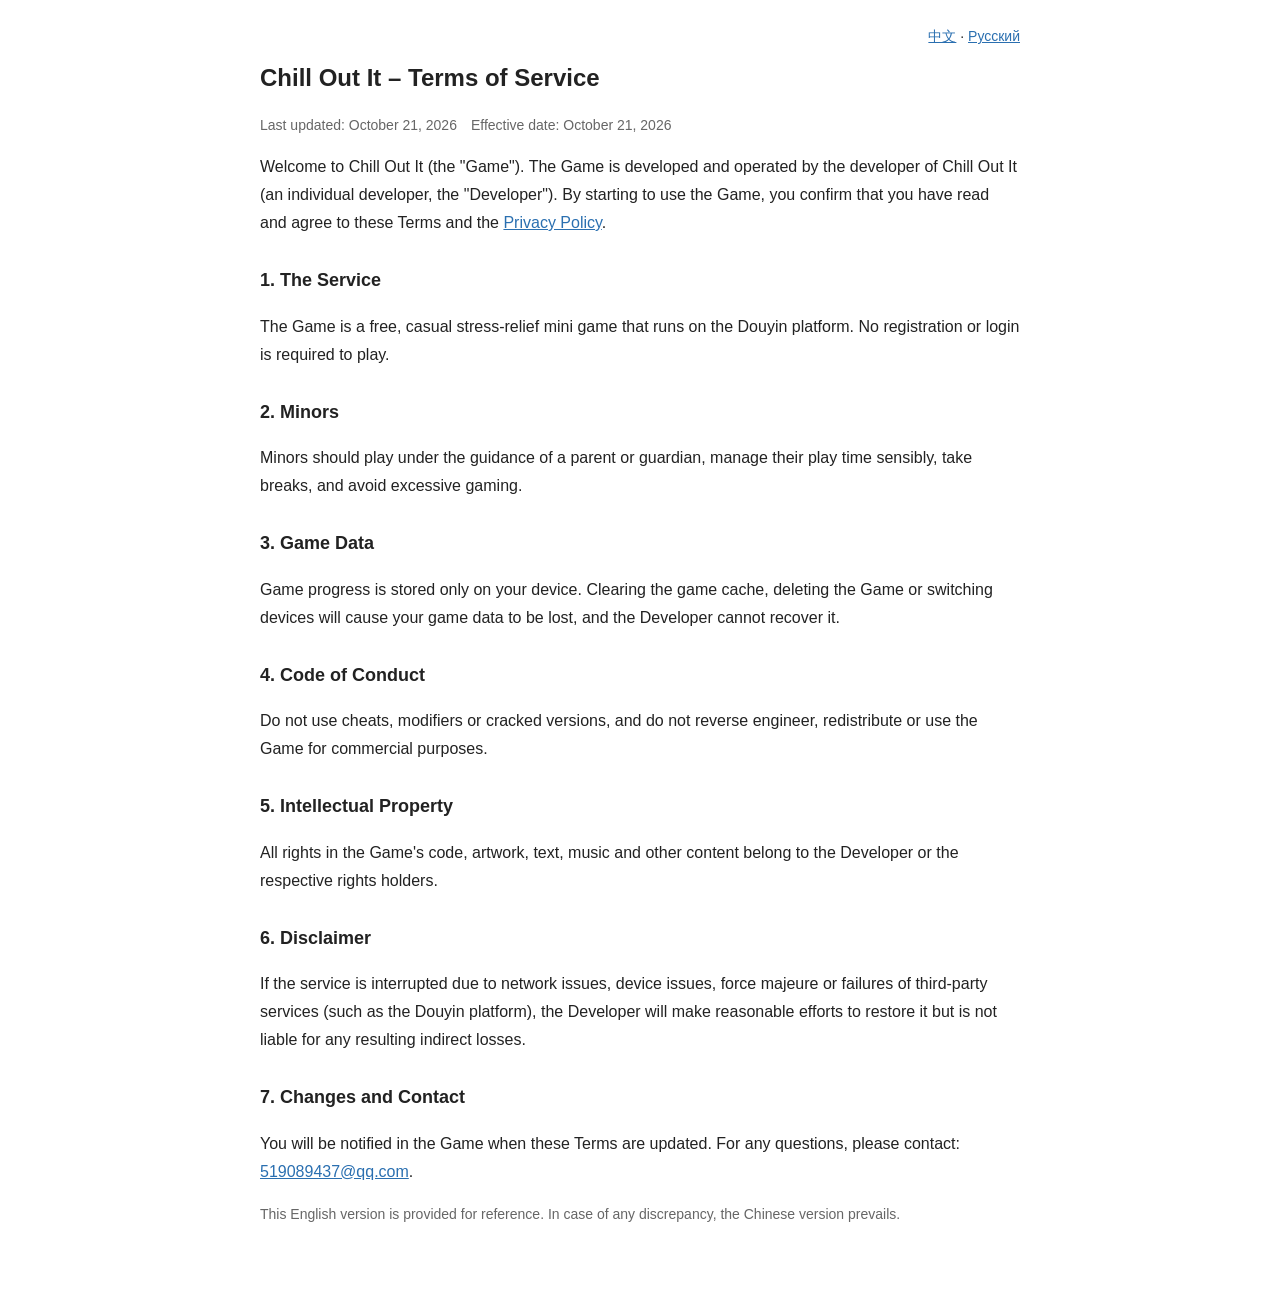
<file: terms_en.html>
<!doctype html><html lang="en"><head><meta charset="utf-8"><meta name="viewport" content="width=device-width,initial-scale=1"><title>Chill Out It – Terms of Service</title><link rel="stylesheet" href="style.css"></head><body>
<p class="lang"><a href="terms.html">中文</a> · <a href="terms_ru.html">Русский</a></p>
<h1>Chill Out It – Terms of Service</h1>
<p class="meta">Last updated: October 21, 2026　Effective date: October 21, 2026</p>
<p>Welcome to Chill Out It (the "Game"). The Game is developed and operated by the developer of Chill Out It (an individual developer, the "Developer"). By starting to use the Game, you confirm that you have read and agree to these Terms and the <a href="privacy_en.html">Privacy Policy</a>.</p>
<h2>1. The Service</h2>
<p>The Game is a free, casual stress-relief mini game that runs on the Douyin platform. No registration or login is required to play.</p>
<h2>2. Minors</h2>
<p>Minors should play under the guidance of a parent or guardian, manage their play time sensibly, take breaks, and avoid excessive gaming.</p>
<h2>3. Game Data</h2>
<p>Game progress is stored only on your device. Clearing the game cache, deleting the Game or switching devices will cause your game data to be lost, and the Developer cannot recover it.</p>
<h2>4. Code of Conduct</h2>
<p>Do not use cheats, modifiers or cracked versions, and do not reverse engineer, redistribute or use the Game for commercial purposes.</p>
<h2>5. Intellectual Property</h2>
<p>All rights in the Game's code, artwork, text, music and other content belong to the Developer or the respective rights holders.</p>
<h2>6. Disclaimer</h2>
<p>If the service is interrupted due to network issues, device issues, force majeure or failures of third-party services (such as the Douyin platform), the Developer will make reasonable efforts to restore it but is not liable for any resulting indirect losses.</p>
<h2>7. Changes and Contact</h2>
<p>You will be notified in the Game when these Terms are updated. For any questions, please contact: <a href="mailto:519089437@qq.com">519089437@qq.com</a>.</p>
<p class="meta">This English version is provided for reference. In case of any discrepancy, the Chinese version prevails.</p>
</body></html>
</file>
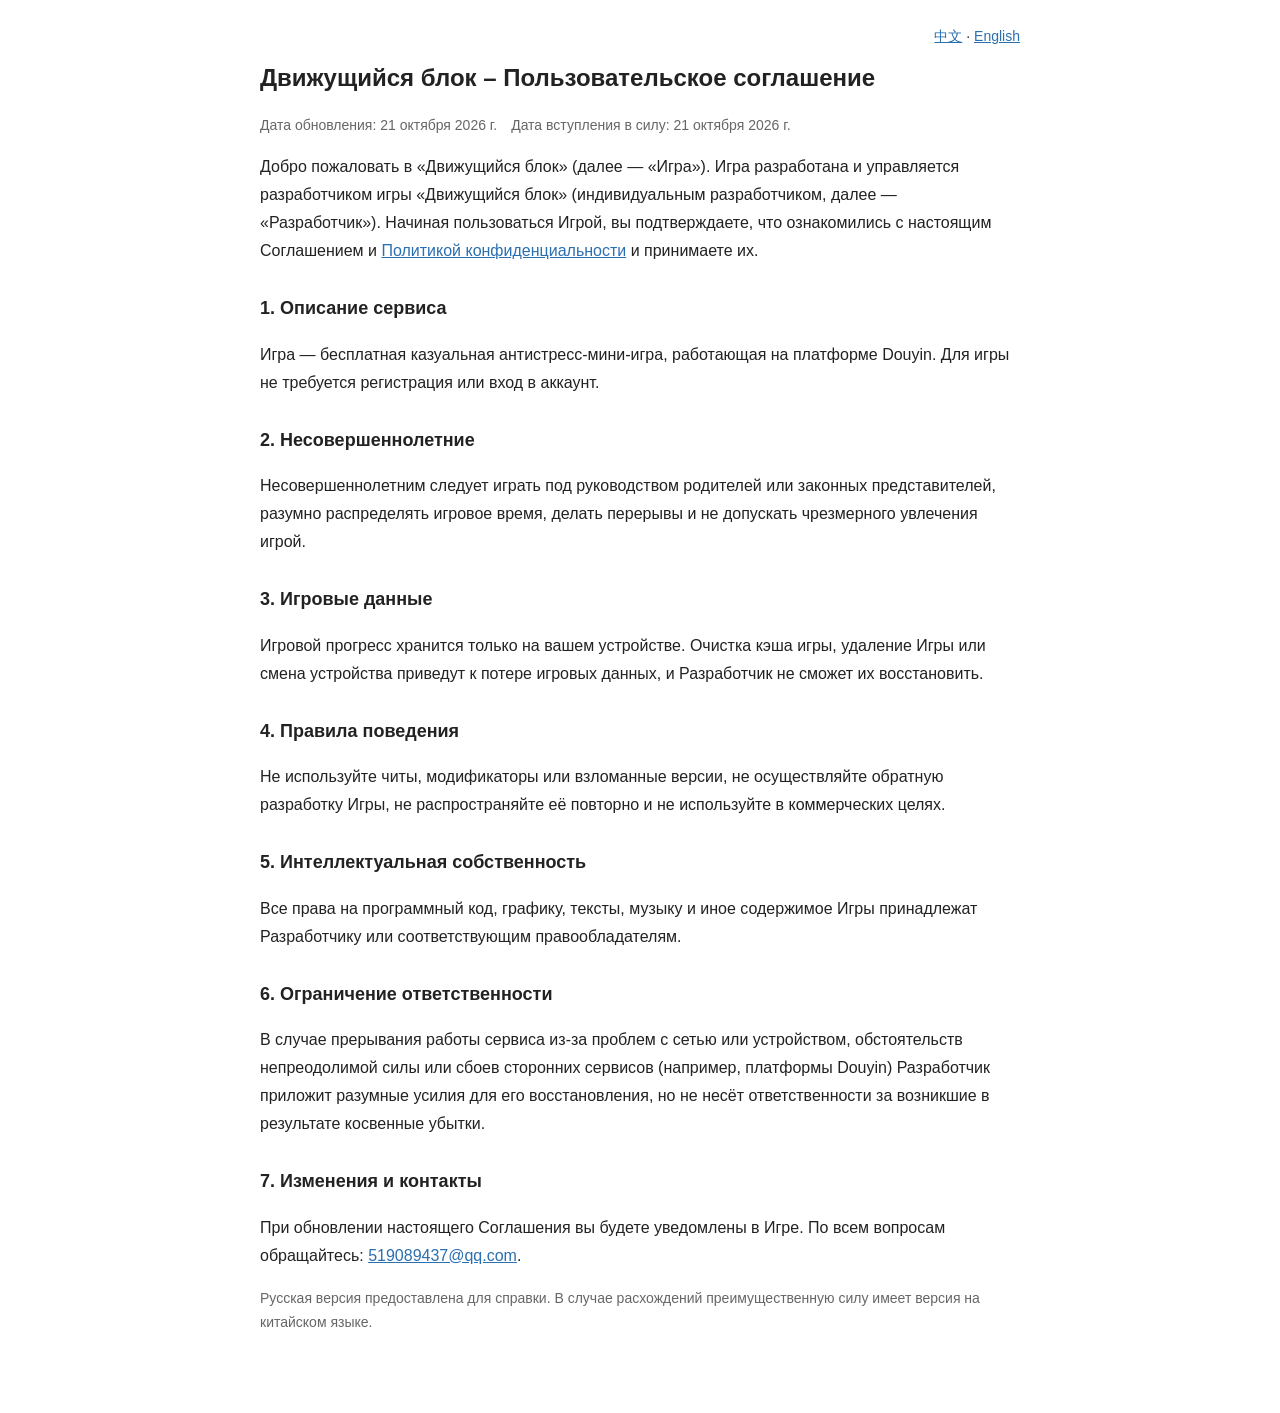
<file: terms_ru.html>
<!doctype html><html lang="ru"><head><meta charset="utf-8"><meta name="viewport" content="width=device-width,initial-scale=1"><title>Движущийся блок – Пользовательское соглашение</title><link rel="stylesheet" href="style.css"></head><body>
<p class="lang"><a href="terms.html">中文</a> · <a href="terms_en.html">English</a></p>
<h1>Движущийся блок – Пользовательское соглашение</h1>
<p class="meta">Дата обновления: 21 октября 2026 г.　Дата вступления в силу: 21 октября 2026 г.</p>
<p>Добро пожаловать в «Движущийся блок» (далее — «Игра»). Игра разработана и управляется разработчиком игры «Движущийся блок» (индивидуальным разработчиком, далее — «Разработчик»). Начиная пользоваться Игрой, вы подтверждаете, что ознакомились с настоящим Соглашением и <a href="privacy_ru.html">Политикой конфиденциальности</a> и принимаете их.</p>
<h2>1. Описание сервиса</h2>
<p>Игра — бесплатная казуальная антистресс-мини-игра, работающая на платформе Douyin. Для игры не требуется регистрация или вход в аккаунт.</p>
<h2>2. Несовершеннолетние</h2>
<p>Несовершеннолетним следует играть под руководством родителей или законных представителей, разумно распределять игровое время, делать перерывы и не допускать чрезмерного увлечения игрой.</p>
<h2>3. Игровые данные</h2>
<p>Игровой прогресс хранится только на вашем устройстве. Очистка кэша игры, удаление Игры или смена устройства приведут к потере игровых данных, и Разработчик не сможет их восстановить.</p>
<h2>4. Правила поведения</h2>
<p>Не используйте читы, модификаторы или взломанные версии, не осуществляйте обратную разработку Игры, не распространяйте её повторно и не используйте в коммерческих целях.</p>
<h2>5. Интеллектуальная собственность</h2>
<p>Все права на программный код, графику, тексты, музыку и иное содержимое Игры принадлежат Разработчику или соответствующим правообладателям.</p>
<h2>6. Ограничение ответственности</h2>
<p>В случае прерывания работы сервиса из-за проблем с сетью или устройством, обстоятельств непреодолимой силы или сбоев сторонних сервисов (например, платформы Douyin) Разработчик приложит разумные усилия для его восстановления, но не несёт ответственности за возникшие в результате косвенные убытки.</p>
<h2>7. Изменения и контакты</h2>
<p>При обновлении настоящего Соглашения вы будете уведомлены в Игре. По всем вопросам обращайтесь: <a href="mailto:519089437@qq.com">519089437@qq.com</a>.</p>
<p class="meta">Русская версия предоставлена для справки. В случае расхождений преимущественную силу имеет версия на китайском языке.</p>
</body></html>
</file>
<file: style.css>
body{font:16px/1.75 -apple-system,"PingFang SC","Microsoft YaHei",sans-serif;color:#222;background:#fff;max-width:760px;margin:0 auto;padding:24px 16px 64px}
h1{font-size:24px;margin:8px 0 4px}h2{font-size:18px;margin:28px 0 8px}.meta{color:#666;font-size:14px}
table{border-collapse:collapse;width:100%;font-size:14px;margin:8px 0}th,td{border:1px solid #ccc;padding:6px 8px;text-align:left;vertical-align:top}th{background:#f4f4f4}
.wrap{overflow-x:auto}.lang{text-align:right;font-size:14px;margin:0}a{color:#2a6fb0}
@media (prefers-color-scheme:dark){body{background:#151515;color:#ddd}th{background:#222}th,td{border-color:#444}.meta{color:#999}a{color:#7ab0e8}}
</file>
